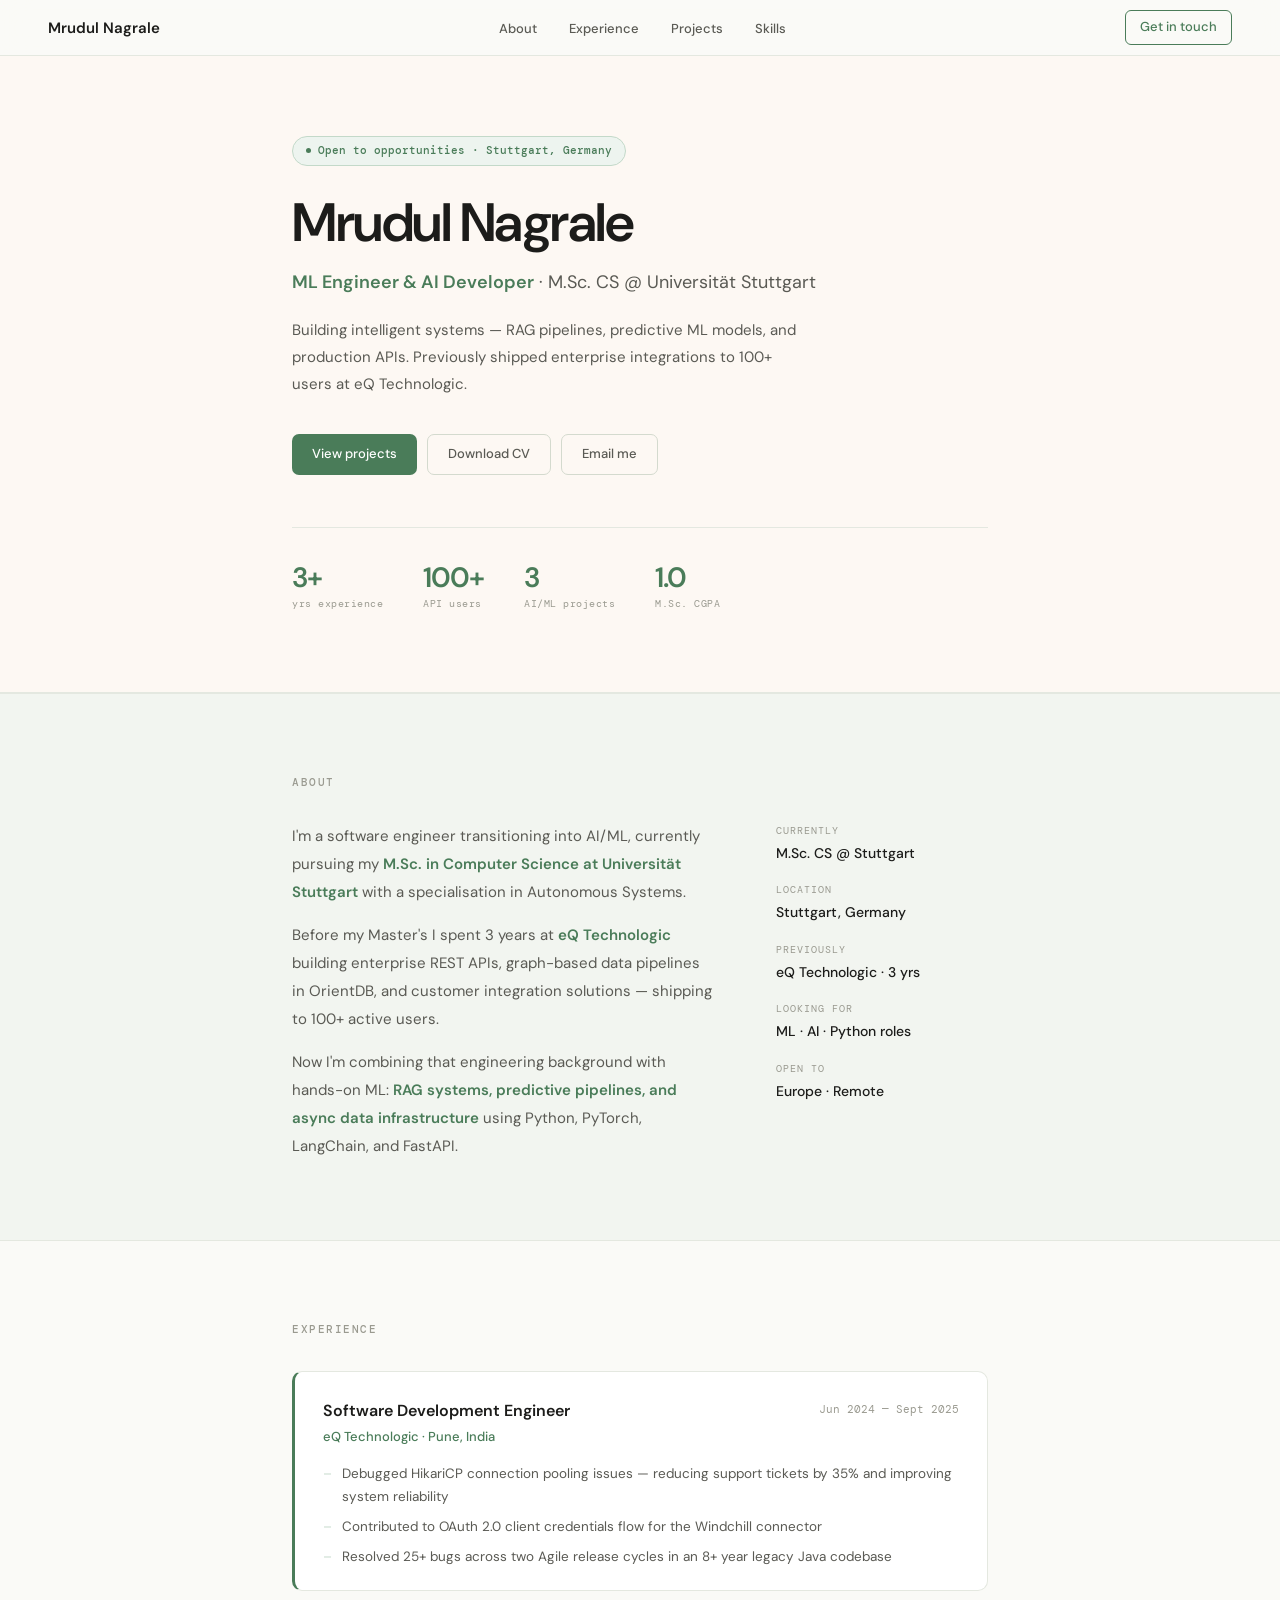
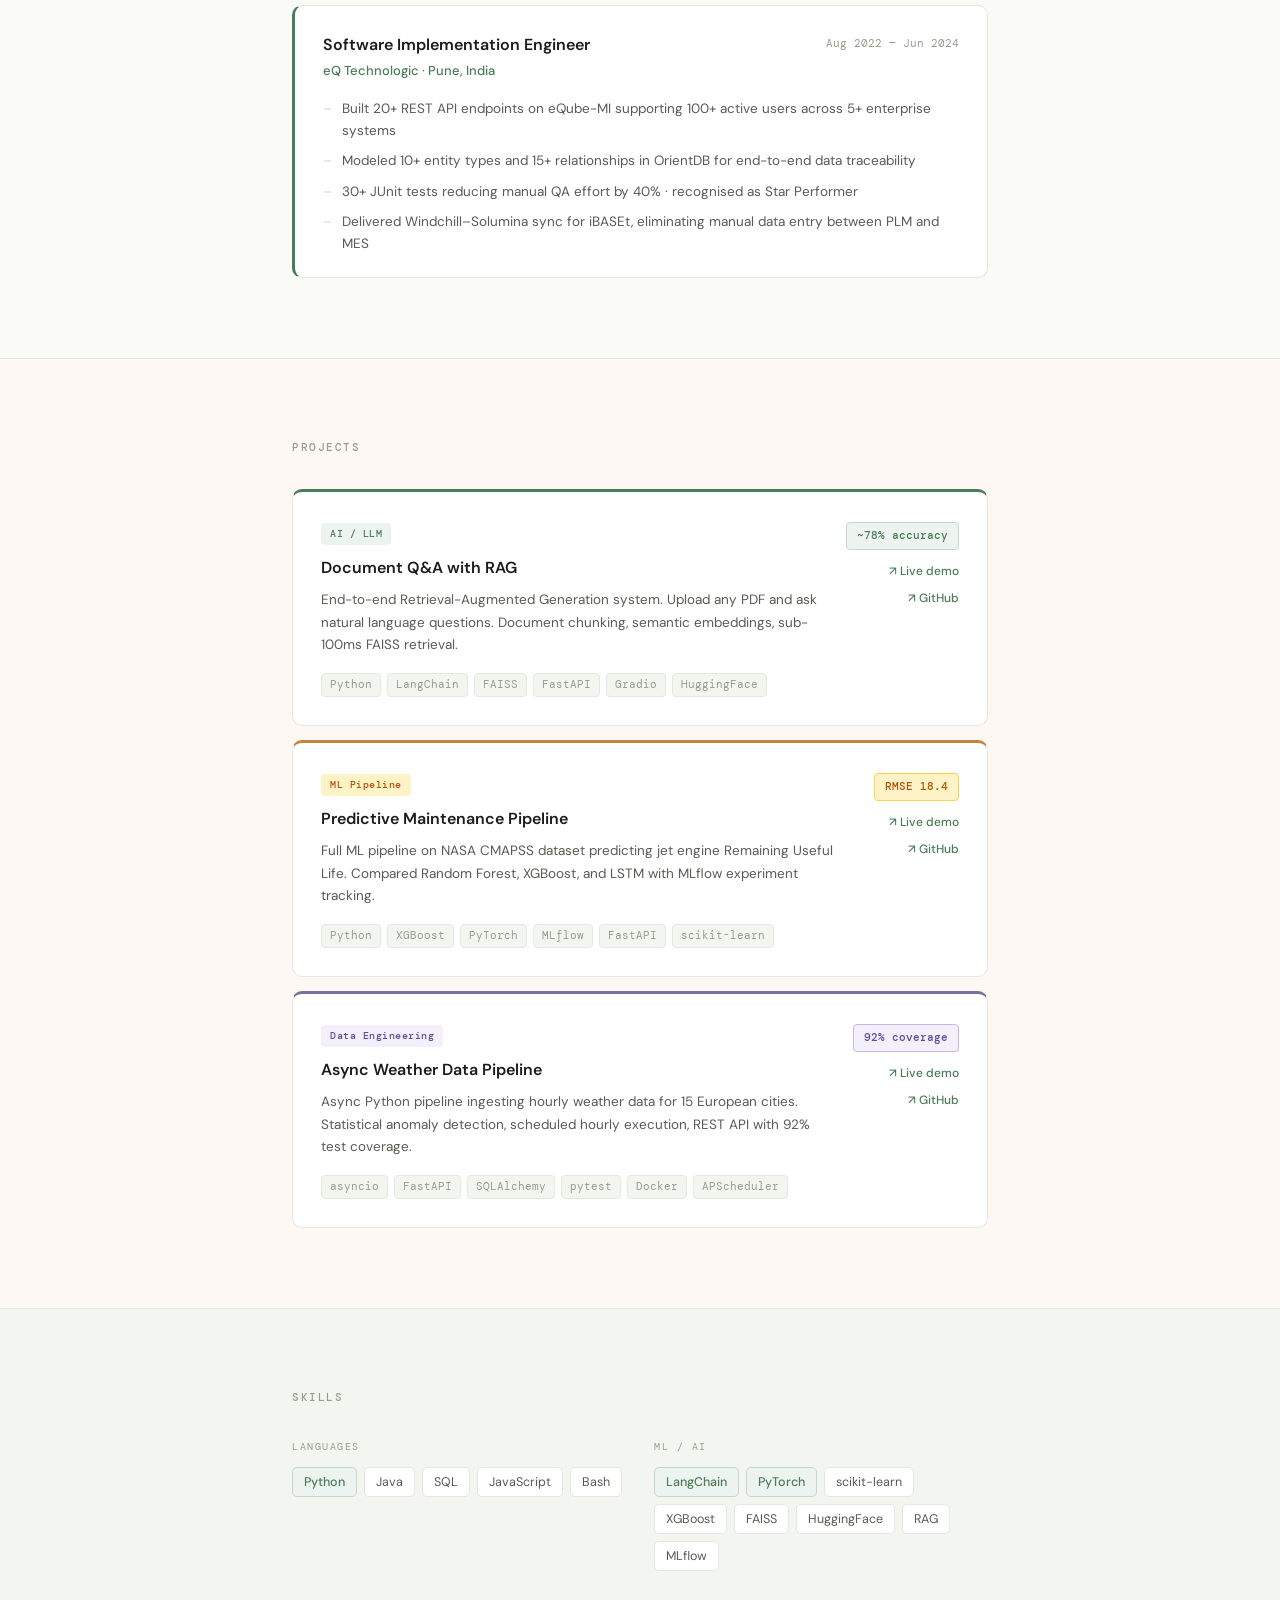
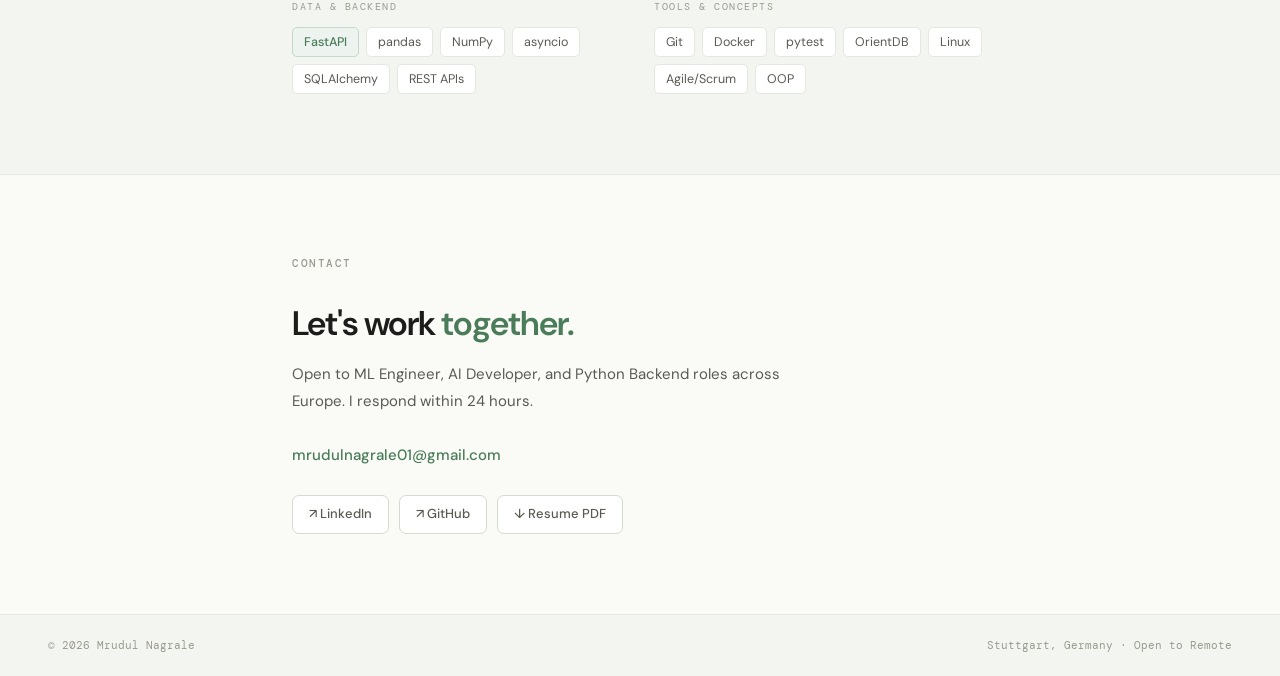
<file: portfolio_nice.html>
<!DOCTYPE html>
<html lang="en">
<head>
<meta charset="UTF-8">
<meta name="viewport" content="width=device-width, initial-scale=1.0">
<title>Mrudul Nagrale</title>
<link href="https://fonts.googleapis.com/css2?family=DM+Sans:ital,wght@0,300;0,400;0,500;0,600;1,400&family=DM+Mono:wght@400;500&display=swap" rel="stylesheet">
<style>
  :root {
    --bg:        #fafaf7;
    --bg-tint:   #f2f5f0;   /* sage-tinted section bg */
    --bg-warm:   #fdf8f3;   /* warm cream for alternating */
    --card:      #ffffff;
    --border:    #e4e8e0;
    --border2:   #d4dace;

    --accent:    #4a7c59;   /* sage green */
    --accent-mid:#5d9470;
    --accent-lt: #edf4ef;   /* light sage tint */
    --accent-bd: #c3d9c9;   /* sage border */

    --amber:     #b45309;   /* warm amber for secondary highlights */
    --amber-lt:  #fef3c7;
    --amber-bd:  #fcd34d;

    --text:      #1c1c1a;
    --text2:     #5a5a54;
    --text3:     #9a9a90;

    --sans: 'DM Sans', sans-serif;
    --mono: 'DM Mono', monospace;
  }

  * { margin: 0; padding: 0; box-sizing: border-box; }
  html { scroll-behavior: smooth; }

  body {
    background: var(--bg);
    color: var(--text);
    font-family: var(--sans);
    font-size: 15px;
    line-height: 1.6;
    -webkit-font-smoothing: antialiased;
  }

  /* ── NAV ── */
  nav {
    position: fixed;
    top: 0; left: 0; right: 0;
    z-index: 100;
    background: rgba(250,250,247,0.93);
    backdrop-filter: blur(14px);
    border-bottom: 1px solid var(--border);
    padding: 0 48px;
    height: 56px;
    display: flex;
    align-items: center;
    justify-content: space-between;
  }

  .nav-logo {
    font-size: 15px;
    font-weight: 600;
    color: var(--text);
    text-decoration: none;
  }

  .nav-links {
    display: flex;
    gap: 32px;
    list-style: none;
  }

  .nav-links a {
    font-size: 13px;
    color: var(--text2);
    text-decoration: none;
    font-weight: 500;
    transition: color 0.15s;
  }

  .nav-links a:hover,
  .nav-links a.active { color: var(--accent); }

  .nav-cta {
    font-size: 13px;
    font-weight: 500;
    color: var(--accent);
    text-decoration: none;
    padding: 6px 14px;
    border: 1.5px solid var(--accent);
    border-radius: 6px;
    transition: all 0.15s;
  }

  .nav-cta:hover {
    background: var(--accent);
    color: #fff;
  }

  /* ── LAYOUT ── */
  .container {
    max-width: 760px;
    margin: 0 auto;
    padding: 0 32px;
  }

  section { padding: 80px 0; }

  .label {
    font-family: var(--mono);
    font-size: 11px;
    font-weight: 500;
    color: var(--text3);
    letter-spacing: 1.5px;
    text-transform: uppercase;
    margin-bottom: 32px;
  }

  /* ── HERO — warm white ── */
  #hero {
    background: var(--bg-warm);
    padding-top: 136px;
    padding-bottom: 80px;
    border-bottom: 1px solid var(--border);
  }

  .hero-badge {
    display: inline-flex;
    align-items: center;
    gap: 7px;
    background: var(--accent-lt);
    border: 1px solid var(--accent-bd);
    border-radius: 20px;
    padding: 5px 13px;
    font-family: var(--mono);
    font-size: 11px;
    color: var(--accent);
    font-weight: 500;
    margin-bottom: 28px;
  }

  .badge-dot {
    width: 5px; height: 5px;
    background: var(--accent);
    border-radius: 50%;
    animation: pulse 2.5s ease-in-out infinite;
  }

  @keyframes pulse {
    0%,100% { opacity: 1; }
    50%      { opacity: 0.35; }
  }

  .hero-name {
    font-size: clamp(36px, 5vw, 54px);
    font-weight: 600;
    letter-spacing: -1.5px;
    line-height: 1.08;
    color: var(--text);
    margin-bottom: 16px;
  }

  .hero-sub {
    font-size: 18px;
    font-weight: 400;
    color: var(--text2);
    margin-bottom: 20px;
  }

  .hero-sub strong {
    color: var(--accent);
    font-weight: 600;
  }

  .hero-desc {
    font-size: 15px;
    color: var(--text2);
    max-width: 520px;
    line-height: 1.8;
    margin-bottom: 36px;
  }

  .hero-links {
    display: flex;
    gap: 10px;
    flex-wrap: wrap;
  }

  .btn {
    display: inline-flex;
    align-items: center;
    gap: 6px;
    padding: 9px 20px;
    font-size: 13px;
    font-weight: 500;
    font-family: var(--sans);
    text-decoration: none;
    border-radius: 7px;
    transition: all 0.15s;
    border: none;
    cursor: pointer;
  }

  .btn-solid {
    background: var(--accent);
    color: #fff;
  }

  .btn-solid:hover { background: var(--accent-mid); }

  .btn-outline {
    background: transparent;
    color: var(--text2);
    border: 1.5px solid var(--border2);
  }

  .btn-outline:hover {
    border-color: var(--accent);
    color: var(--accent);
  }

  .hero-stats {
    display: flex;
    gap: 40px;
    margin-top: 52px;
    padding-top: 36px;
    border-top: 1px solid var(--border);
  }

  .stat-num {
    font-size: 28px;
    font-weight: 600;
    color: var(--accent);
    display: block;
    letter-spacing: -1px;
    line-height: 1;
  }

  .stat-label {
    font-family: var(--mono);
    font-size: 10px;
    color: var(--text3);
    letter-spacing: 0.5px;
    margin-top: 4px;
  }

  /* ── ABOUT — sage tint ── */
  #about {
    background: var(--bg-tint);
    border-top: 1px solid var(--border);
    border-bottom: 1px solid var(--border);
  }

  .about-body {
    display: grid;
    grid-template-columns: 2fr 1fr;
    gap: 60px;
    align-items: start;
  }

  .about-text p {
    color: var(--text2);
    line-height: 1.85;
    margin-bottom: 16px;
    font-size: 15px;
  }

  .about-text p:last-child { margin-bottom: 0; }
  .about-text strong { color: var(--accent); font-weight: 600; }

  .about-info { display: flex; flex-direction: column; gap: 18px; }

  .info-label {
    font-family: var(--mono);
    font-size: 10px;
    color: var(--text3);
    letter-spacing: 1px;
    text-transform: uppercase;
    margin-bottom: 3px;
  }

  .info-val {
    font-size: 14px;
    font-weight: 500;
    color: var(--text);
  }

  /* ── EXPERIENCE — white ── */
  #experience {
    background: var(--bg);
    border-bottom: 1px solid var(--border);
  }

  .exp-list { display: flex; flex-direction: column; gap: 14px; }

  .exp-item {
    background: var(--card);
    border: 1px solid var(--border);
    border-radius: 10px;
    border-left: 3px solid var(--accent);
    padding: 26px 28px 22px;
    transition: box-shadow 0.2s;
  }

  .exp-item:hover {
    box-shadow: 0 4px 20px rgba(74,124,89,0.08);
  }

  .exp-header {
    display: flex;
    justify-content: space-between;
    align-items: flex-start;
    margin-bottom: 3px;
    gap: 16px;
  }

  .exp-role {
    font-size: 16px;
    font-weight: 600;
    color: var(--text);
  }

  .exp-date {
    font-family: var(--mono);
    font-size: 11px;
    color: var(--text3);
    white-space: nowrap;
    margin-top: 3px;
    flex-shrink: 0;
  }

  .exp-company {
    font-size: 13px;
    color: var(--accent);
    margin-bottom: 16px;
    font-weight: 500;
  }

  .exp-bullets { list-style: none; display: flex; flex-direction: column; gap: 8px; }

  .exp-bullets li {
    font-size: 13.5px;
    color: var(--text2);
    line-height: 1.65;
    display: flex;
    gap: 10px;
  }

  .exp-bullets li::before {
    content: '–';
    color: var(--accent-bd);
    flex-shrink: 0;
  }

  /* ── PROJECTS — warm tint ── */
  #projects {
    background: var(--bg-warm);
    border-bottom: 1px solid var(--border);
  }

  .projects-list { display: flex; flex-direction: column; gap: 14px; }

  .project-item {
    background: var(--card);
    border: 1px solid var(--border);
    border-radius: 10px;
    padding: 28px;
    display: grid;
    grid-template-columns: 1fr auto;
    gap: 24px;
    align-items: start;
    transition: box-shadow 0.2s;
  }

  .project-item:hover {
    box-shadow: 0 4px 20px rgba(74,124,89,0.08);
  }

  /* each project card gets a subtle top stripe colour */
  .project-item:nth-child(1) { border-top: 3px solid var(--accent); }
  .project-item:nth-child(2) { border-top: 3px solid #c2853a; }    /* amber */
  .project-item:nth-child(3) { border-top: 3px solid #7b6fa0; }    /* soft violet */

  .project-tag-pill {
    display: inline-flex;
    background: var(--accent-lt);
    color: var(--accent);
    font-family: var(--mono);
    font-size: 10px;
    font-weight: 500;
    padding: 3px 9px;
    border-radius: 4px;
    letter-spacing: 0.5px;
    margin-bottom: 10px;
  }

  .project-item:nth-child(2) .project-tag-pill {
    background: var(--amber-lt);
    color: var(--amber);
  }

  .project-item:nth-child(3) .project-tag-pill {
    background: #f3f0fb;
    color: #5e4d9a;
  }

  .project-name {
    font-size: 16px;
    font-weight: 600;
    color: var(--text);
    margin-bottom: 8px;
  }

  .project-desc {
    font-size: 13.5px;
    color: var(--text2);
    line-height: 1.7;
    margin-bottom: 16px;
  }

  .project-stack { display: flex; flex-wrap: wrap; gap: 6px; }

  .stack-pill {
    font-family: var(--mono);
    font-size: 11px;
    color: var(--text3);
    background: var(--bg-tint);
    border: 1px solid var(--border);
    border-radius: 4px;
    padding: 2px 8px;
  }

  .project-right {
    display: flex;
    flex-direction: column;
    align-items: flex-end;
    gap: 12px;
    padding-top: 2px;
  }

  .project-metric-pill {
    font-family: var(--mono);
    font-size: 11px;
    font-weight: 500;
    border-radius: 4px;
    padding: 4px 10px;
    white-space: nowrap;
  }

  .project-item:nth-child(1) .project-metric-pill {
    color: var(--accent);
    background: var(--accent-lt);
    border: 1px solid var(--accent-bd);
  }

  .project-item:nth-child(2) .project-metric-pill {
    color: var(--amber);
    background: var(--amber-lt);
    border: 1px solid #fcd34d;
  }

  .project-item:nth-child(3) .project-metric-pill {
    color: #5e4d9a;
    background: #f3f0fb;
    border: 1px solid #c4b8e8;
  }

  .project-links-v {
    display: flex;
    flex-direction: column;
    gap: 8px;
    align-items: flex-end;
  }

  .proj-link {
    font-size: 12px;
    color: var(--accent);
    text-decoration: none;
    font-weight: 500;
    transition: opacity 0.15s;
  }

  .proj-link:hover { opacity: 0.65; }

  /* ── SKILLS — sage tint ── */
  #skills {
    background: var(--bg-tint);
    border-bottom: 1px solid var(--border);
  }

  .skills-body {
    display: grid;
    grid-template-columns: repeat(2, 1fr);
    gap: 28px;
  }

  .skill-block-label {
    font-family: var(--mono);
    font-size: 10px;
    color: var(--text3);
    letter-spacing: 1.5px;
    text-transform: uppercase;
    margin-bottom: 12px;
  }

  .skill-pills { display: flex; flex-wrap: wrap; gap: 7px; }

  .skill-pill {
    font-size: 12.5px;
    color: var(--text2);
    background: var(--card);
    border: 1px solid var(--border);
    border-radius: 5px;
    padding: 4px 11px;
    transition: all 0.15s;
  }

  .skill-pill:hover {
    border-color: var(--accent-bd);
    color: var(--accent);
  }

  .skill-pill.key {
    color: var(--accent);
    background: var(--accent-lt);
    border-color: var(--accent-bd);
    font-weight: 500;
  }

  /* ── CONTACT — white ── */
  #contact { background: var(--bg); }

  .contact-body { max-width: 520px; }

  .contact-heading {
    font-size: 34px;
    font-weight: 600;
    letter-spacing: -1px;
    color: var(--text);
    margin-bottom: 16px;
    line-height: 1.2;
  }

  .contact-heading span { color: var(--accent); }

  .contact-desc {
    color: var(--text2);
    line-height: 1.8;
    margin-bottom: 28px;
  }

  .contact-email {
    display: inline-block;
    font-size: 15px;
    font-weight: 500;
    color: var(--accent);
    text-decoration: none;
    margin-bottom: 28px;
    transition: opacity 0.15s;
  }

  .contact-email:hover { opacity: 0.7; }

  .contact-socials { display: flex; gap: 10px; flex-wrap: wrap; }

  .social-link {
    display: inline-flex;
    align-items: center;
    gap: 6px;
    padding: 8px 16px;
    font-size: 13px;
    font-weight: 500;
    color: var(--text2);
    background: var(--card);
    border: 1.5px solid var(--border2);
    border-radius: 7px;
    text-decoration: none;
    transition: all 0.15s;
  }

  .social-link:hover {
    border-color: var(--accent);
    color: var(--accent);
  }

  /* ── FOOTER ── */
  footer {
    background: var(--bg-tint);
    border-top: 1px solid var(--border);
    padding: 22px 48px;
    display: flex;
    justify-content: space-between;
    align-items: center;
  }

  .footer-text {
    font-family: var(--mono);
    font-size: 11px;
    color: var(--text3);
  }

  /* ── FADE IN ── */
  .fade {
    opacity: 0;
    transform: translateY(14px);
    transition: opacity 0.5s ease, transform 0.5s ease;
  }

  .fade.in { opacity: 1; transform: translateY(0); }

  /* ── MOBILE ── */
  @media (max-width: 640px) {
    nav { padding: 0 20px; }
    .container { padding: 0 20px; }
    footer { padding: 20px; flex-direction: column; gap: 8px; text-align: center; }
    .about-body { grid-template-columns: 1fr; gap: 36px; }
    .skills-body { grid-template-columns: 1fr; }
    .project-item { grid-template-columns: 1fr; }
    .project-right { align-items: flex-start; flex-direction: row; flex-wrap: wrap; }
    .hero-stats { gap: 24px; flex-wrap: wrap; }
    .nav-cta { display: none; }
  }
</style>
</head>
<body>

<!-- NAV -->
<nav>
  <a href="#hero" class="nav-logo">Mrudul Nagrale</a>
  <ul class="nav-links">
    <li><a href="#about">About</a></li>
    <li><a href="#experience">Experience</a></li>
    <li><a href="#projects">Projects</a></li>
    <li><a href="#skills">Skills</a></li>
  </ul>
  <a href="#contact" class="nav-cta">Get in touch</a>
</nav>

<!-- HERO -->
<section id="hero">
  <div class="container">
    <div class="hero-badge">
      <span class="badge-dot"></span>
      Open to opportunities · Stuttgart, Germany
    </div>
    <h1 class="hero-name">Mrudul Nagrale</h1>
    <p class="hero-sub">
      <strong>ML Engineer & AI Developer</strong> · M.Sc. CS @ Universität Stuttgart
    </p>
    <p class="hero-desc">
      Building intelligent systems — RAG pipelines, predictive ML models, and production APIs. Previously shipped enterprise integrations to 100+ users at eQ Technologic.
    </p>
    <div class="hero-links">
      <a href="#projects" class="btn btn-solid">View projects</a>
      <a href="#" class="btn btn-outline">Download CV</a>
      <a href="mailto:mrudulnagrale01@gmail.com" class="btn btn-outline">Email me</a>
    </div>
    <div class="hero-stats">
      <div>
        <span class="stat-num">3+</span>
        <div class="stat-label">yrs experience</div>
      </div>
      <div>
        <span class="stat-num">100+</span>
        <div class="stat-label">API users</div>
      </div>
      <div>
        <span class="stat-num">3</span>
        <div class="stat-label">AI/ML projects</div>
      </div>
      <div>
        <span class="stat-num">1.0</span>
        <div class="stat-label">M.Sc. CGPA</div>
      </div>
    </div>
  </div>
</section>

<!-- ABOUT -->
<section id="about">
  <div class="container">
    <div class="label">About</div>
    <div class="about-body">
      <div class="about-text fade">
        <p>I'm a software engineer transitioning into AI/ML, currently pursuing my <strong>M.Sc. in Computer Science at Universität Stuttgart</strong> with a specialisation in Autonomous Systems.</p>
        <p>Before my Master's I spent 3 years at <strong>eQ Technologic</strong> building enterprise REST APIs, graph-based data pipelines in OrientDB, and customer integration solutions — shipping to 100+ active users.</p>
        <p>Now I'm combining that engineering background with hands-on ML: <strong>RAG systems, predictive pipelines, and async data infrastructure</strong> using Python, PyTorch, LangChain, and FastAPI.</p>
      </div>
      <div class="about-info fade">
        <div>
          <div class="info-label">Currently</div>
          <div class="info-val">M.Sc. CS @ Stuttgart</div>
        </div>
        <div>
          <div class="info-label">Location</div>
          <div class="info-val">Stuttgart, Germany</div>
        </div>
        <div>
          <div class="info-label">Previously</div>
          <div class="info-val">eQ Technologic · 3 yrs</div>
        </div>
        <div>
          <div class="info-label">Looking for</div>
          <div class="info-val">ML · AI · Python roles</div>
        </div>
        <div>
          <div class="info-label">Open to</div>
          <div class="info-val">Europe · Remote</div>
        </div>
      </div>
    </div>
  </div>
</section>

<!-- EXPERIENCE -->
<section id="experience">
  <div class="container">
    <div class="label">Experience</div>
    <div class="exp-list">

      <div class="exp-item fade">
        <div class="exp-header">
          <div class="exp-role">Software Development Engineer</div>
          <div class="exp-date">Jun 2024 — Sept 2025</div>
        </div>
        <div class="exp-company">eQ Technologic · Pune, India</div>
        <ul class="exp-bullets">
          <li>Debugged HikariCP connection pooling issues — reducing support tickets by 35% and improving system reliability</li>
          <li>Contributed to OAuth 2.0 client credentials flow for the Windchill connector</li>
          <li>Resolved 25+ bugs across two Agile release cycles in an 8+ year legacy Java codebase</li>
        </ul>
      </div>

      <div class="exp-item fade">
        <div class="exp-header">
          <div class="exp-role">Software Implementation Engineer</div>
          <div class="exp-date">Aug 2022 — Jun 2024</div>
        </div>
        <div class="exp-company">eQ Technologic · Pune, India</div>
        <ul class="exp-bullets">
          <li>Built 20+ REST API endpoints on eQube-MI supporting 100+ active users across 5+ enterprise systems</li>
          <li>Modeled 10+ entity types and 15+ relationships in OrientDB for end-to-end data traceability</li>
          <li>30+ JUnit tests reducing manual QA effort by 40% · recognised as Star Performer</li>
          <li>Delivered Windchill–Solumina sync for iBASEt, eliminating manual data entry between PLM and MES</li>
        </ul>
      </div>

    </div>
  </div>
</section>

<!-- PROJECTS -->
<section id="projects">
  <div class="container">
    <div class="label">Projects</div>
    <div class="projects-list">

      <div class="project-item fade">
        <div>
          <div class="project-tag-pill">AI / LLM</div>
          <div class="project-name">Document Q&A with RAG</div>
          <p class="project-desc">End-to-end Retrieval-Augmented Generation system. Upload any PDF and ask natural language questions. Document chunking, semantic embeddings, sub-100ms FAISS retrieval.</p>
          <div class="project-stack">
            <span class="stack-pill">Python</span>
            <span class="stack-pill">LangChain</span>
            <span class="stack-pill">FAISS</span>
            <span class="stack-pill">FastAPI</span>
            <span class="stack-pill">Gradio</span>
            <span class="stack-pill">HuggingFace</span>
          </div>
        </div>
        <div class="project-right">
          <div class="project-metric-pill">~78% accuracy</div>
          <div class="project-links-v">
            <a href="#" class="proj-link">↗ Live demo</a>
            <a href="#" class="proj-link">↗ GitHub</a>
          </div>
        </div>
      </div>

      <div class="project-item fade">
        <div>
          <div class="project-tag-pill">ML Pipeline</div>
          <div class="project-name">Predictive Maintenance Pipeline</div>
          <p class="project-desc">Full ML pipeline on NASA CMAPSS dataset predicting jet engine Remaining Useful Life. Compared Random Forest, XGBoost, and LSTM with MLflow experiment tracking.</p>
          <div class="project-stack">
            <span class="stack-pill">Python</span>
            <span class="stack-pill">XGBoost</span>
            <span class="stack-pill">PyTorch</span>
            <span class="stack-pill">MLflow</span>
            <span class="stack-pill">FastAPI</span>
            <span class="stack-pill">scikit-learn</span>
          </div>
        </div>
        <div class="project-right">
          <div class="project-metric-pill">RMSE 18.4</div>
          <div class="project-links-v">
            <a href="#" class="proj-link">↗ Live demo</a>
            <a href="#" class="proj-link">↗ GitHub</a>
          </div>
        </div>
      </div>

      <div class="project-item fade">
        <div>
          <div class="project-tag-pill">Data Engineering</div>
          <div class="project-name">Async Weather Data Pipeline</div>
          <p class="project-desc">Async Python pipeline ingesting hourly weather data for 15 European cities. Statistical anomaly detection, scheduled hourly execution, REST API with 92% test coverage.</p>
          <div class="project-stack">
            <span class="stack-pill">asyncio</span>
            <span class="stack-pill">FastAPI</span>
            <span class="stack-pill">SQLAlchemy</span>
            <span class="stack-pill">pytest</span>
            <span class="stack-pill">Docker</span>
            <span class="stack-pill">APScheduler</span>
          </div>
        </div>
        <div class="project-right">
          <div class="project-metric-pill">92% coverage</div>
          <div class="project-links-v">
            <a href="#" class="proj-link">↗ Live demo</a>
            <a href="#" class="proj-link">↗ GitHub</a>
          </div>
        </div>
      </div>

    </div>
  </div>
</section>

<!-- SKILLS -->
<section id="skills">
  <div class="container">
    <div class="label">Skills</div>
    <div class="skills-body">

      <div class="skill-block fade">
        <div class="skill-block-label">Languages</div>
        <div class="skill-pills">
          <span class="skill-pill key">Python</span>
          <span class="skill-pill">Java</span>
          <span class="skill-pill">SQL</span>
          <span class="skill-pill">JavaScript</span>
          <span class="skill-pill">Bash</span>
        </div>
      </div>

      <div class="skill-block fade">
        <div class="skill-block-label">ML / AI</div>
        <div class="skill-pills">
          <span class="skill-pill key">LangChain</span>
          <span class="skill-pill key">PyTorch</span>
          <span class="skill-pill">scikit-learn</span>
          <span class="skill-pill">XGBoost</span>
          <span class="skill-pill">FAISS</span>
          <span class="skill-pill">HuggingFace</span>
          <span class="skill-pill">RAG</span>
          <span class="skill-pill">MLflow</span>
        </div>
      </div>

      <div class="skill-block fade">
        <div class="skill-block-label">Data & Backend</div>
        <div class="skill-pills">
          <span class="skill-pill key">FastAPI</span>
          <span class="skill-pill">pandas</span>
          <span class="skill-pill">NumPy</span>
          <span class="skill-pill">asyncio</span>
          <span class="skill-pill">SQLAlchemy</span>
          <span class="skill-pill">REST APIs</span>
        </div>
      </div>

      <div class="skill-block fade">
        <div class="skill-block-label">Tools & Concepts</div>
        <div class="skill-pills">
          <span class="skill-pill">Git</span>
          <span class="skill-pill">Docker</span>
          <span class="skill-pill">pytest</span>
          <span class="skill-pill">OrientDB</span>
          <span class="skill-pill">Linux</span>
          <span class="skill-pill">Agile/Scrum</span>
          <span class="skill-pill">OOP</span>
        </div>
      </div>

    </div>
  </div>
</section>

<!-- CONTACT -->
<section id="contact">
  <div class="container">
    <div class="label">Contact</div>
    <div class="contact-body">
      <h2 class="contact-heading fade">Let's work <span>together.</span></h2>
      <p class="contact-desc fade">Open to ML Engineer, AI Developer, and Python Backend roles across Europe. I respond within 24 hours.</p>
      <a href="mailto:mrudulnagrale01@gmail.com" class="contact-email fade">mrudulnagrale01@gmail.com</a>
      <div class="contact-socials fade">
        <a href="https://linkedin.com/in/mrudul-nagrale" class="social-link">↗ LinkedIn</a>
        <a href="https://github.com/mrudul-999" class="social-link">↗ GitHub</a>
        <a href="#" class="social-link">↓ Resume PDF</a>
      </div>
    </div>
  </div>
</section>

<!-- FOOTER -->
<footer>
  <div class="footer-text">© 2026 Mrudul Nagrale</div>
  <div class="footer-text">Stuttgart, Germany · Open to Remote</div>
</footer>

<script>
  const fades = document.querySelectorAll('.fade');
  const obs = new IntersectionObserver((entries) => {
    entries.forEach((e, i) => {
      if (e.isIntersecting) {
        setTimeout(() => e.target.classList.add('in'), i * 60);
        obs.unobserve(e.target);
      }
    });
  }, { threshold: 0.08 });
  fades.forEach(el => obs.observe(el));

  const sections = document.querySelectorAll('section[id]');
  const links = document.querySelectorAll('.nav-links a');
  window.addEventListener('scroll', () => {
    let cur = '';
    sections.forEach(s => { if (window.scrollY >= s.offsetTop - 80) cur = s.id; });
    links.forEach(a => {
      a.style.color = a.getAttribute('href') === '#' + cur ? 'var(--accent)' : '';
    });
  });
</script>

</body>
</html>
</file>
